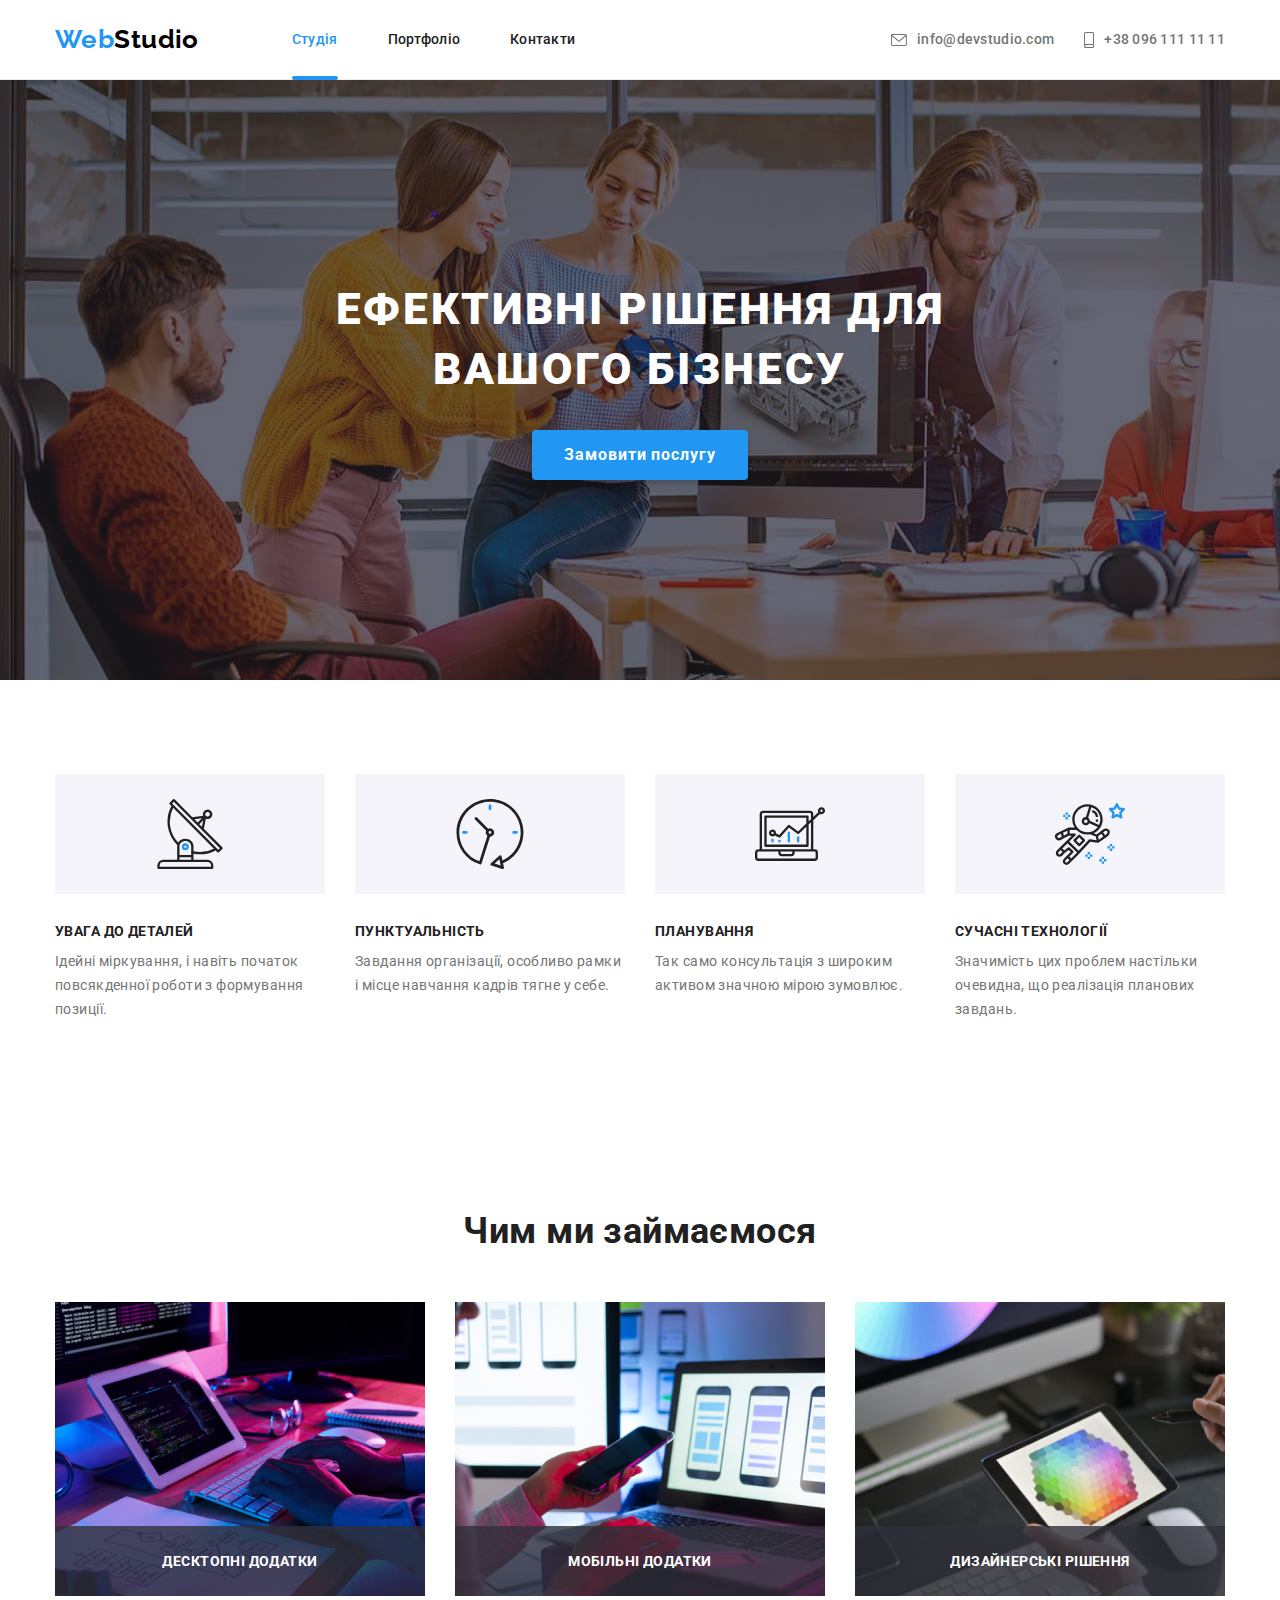
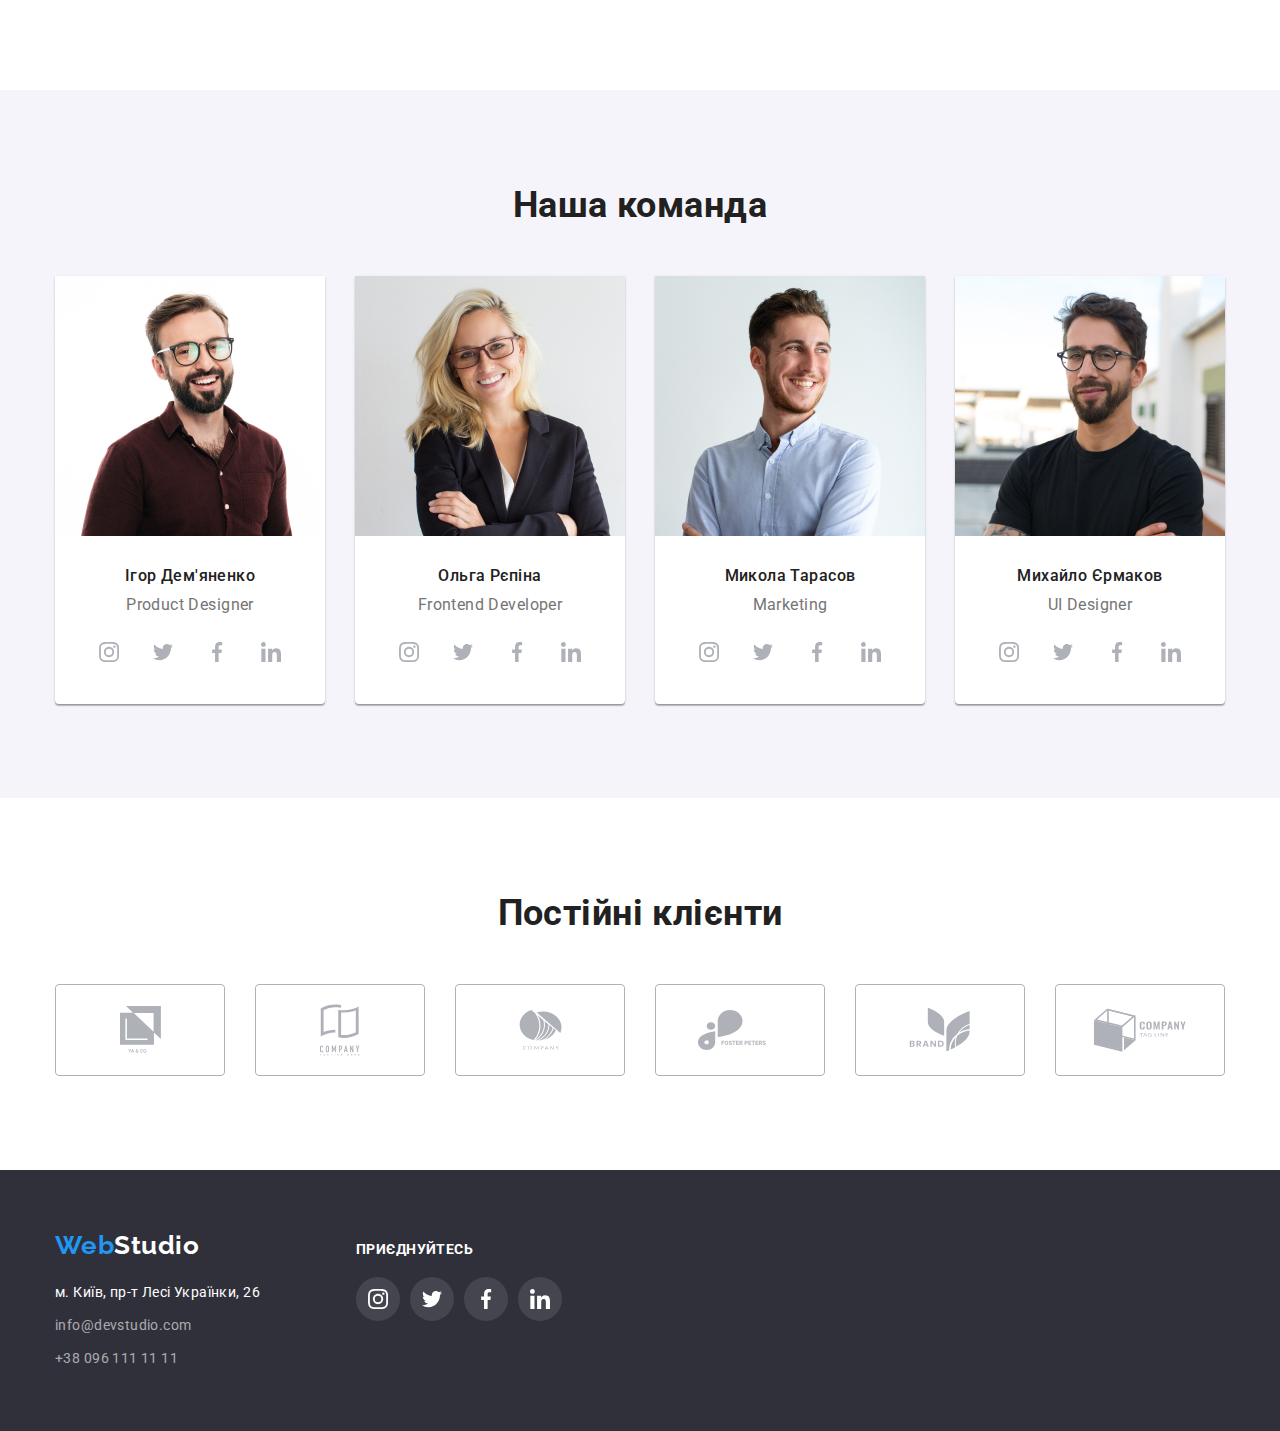
<file: index.html>
<!DOCTYPE html>
<html lang="uk">
  <head>
    <meta charset="UTF-8" />
    <meta http-equiv="X-UA-Compatible" content="IE=edge" />
    <meta name="viewport" content="width=device-width, initial-scale=1.0" />
    <title>Web Studio</title>
    <link rel="preconnect" href="https://fonts.googleapis.com" />
    <link rel="preconnect" href="https://fonts.gstatic.com" crossorigin />
    <link
      href="https://fonts.googleapis.com/css2?family=Raleway:wght@700&family=Roboto:wght@400;500;700;900&display=swap"
      rel="stylesheet"
    />
    <link
      rel="stylesheet"
      href="https://cdnjs.cloudflare.com/ajax/libs/modern-normalize/1.1.0/modern-normalize.min.css"
    />
    <link rel="stylesheet" href="./styles.css" />
  </head>
  <body class="index page">
    <header>
      <!-- Header navigation panel -->
      <div class="container main-header">
        <nav class="site-nav">
          <a class="logo header-logo" href="./index.html"
            ><span class="logo part">Web</span>Studio</a
          >
          <ul class="site-nav list">
            <li class="item">
              <a class="link current" href="./index.html">Студія</a>
            </li>
            <li class="item">
              <a class="link" href="./porfolio.html">Портфоліо</a>
            </li>
            <li class="item">
              <a class="link" href="">Контакти</a>
            </li>
          </ul>
        </nav>
        <ul class="contacts-header list">
          <li class="item">
            <a class="link icon-mail" href="mailto:info@devstudio.com"
              ><svg class="contacts-icon" width="16" height="12">
                <use href="./images/sprite.svg#icon-mail"></use>
              </svg>
              info@devstudio.com</a
            >
          </li>
          <li class="item">
            <a class="link icon-smartphone" href="tel:+380961111111"
              ><svg class="contacts-icon" width="10" height="16">
                <use href="./images/sprite.svg#icon-telephone"></use>
              </svg>
              +38 096 111 11 11</a
            >
          </li>
        </ul>
      </div>
    </header>
    <main>
      <!-- Hero section -->
      <section class="hero-section">
        <div class="container">
          <h1 class="hero-title">Ефективні рішення для вашого бізнесу</h1>
          <button class="button primary" type="button" data-modal-open>
            Замовити послугу
          </button>
        </div>
      </section>
      <!-- Features section -->
      <section class="section features-section">
        <div class="container">
          <h2 class="visually-hidden">Особливості</h2>
          <ul class="features-list">
            <li class="item">
              <div class="icon-wrapper">
                <svg class="features-icon" width="70" height="70">
                  <use href="./images/sprite.svg#icon-antenna"></use>
                </svg>
              </div>
              <h3 class="title">УВАГА ДО ДЕТАЛЕЙ</h3>
              <p class="text">
                Ідейні міркування, і навіть початок повсякденної роботи з
                формування позиції.
              </p>
            </li>
            <li class="item">
              <div class="icon-wrapper">
                <svg class="features-icon" width="70" height="70">
                  <use href="./images/sprite.svg#icon-clock"></use>
                </svg>
              </div>
              <h3 class="title">ПУНКТУАЛЬНІСТЬ</h3>
              <p class="text">
                Завдання організації, особливо рамки і місце навчання кадрів
                тягне у себе.
              </p>
            </li>
            <li class="item">
              <div class="icon-wrapper">
                <svg class="features-icon" width="70" height="70">
                  <use href="./images/sprite.svg#icon-diagram"></use>
                </svg>
              </div>
              <h3 class="title">ПЛАНУВАННЯ</h3>
              <p class="text">
                Так само консультація з широким активом значною мірою зумовлює.
              </p>
            </li>
            <li class="item">
              <div class="icon-wrapper">
                <svg class="features-icon" width="70" height="70">
                  <use href="./images/sprite.svg#icon-astronaut"></use>
                </svg>
              </div>
              <h3 class="title">СУЧАСНІ ТЕХНОЛОГІЇ</h3>
              <p class="text">
                Значимість цих проблем настільки очевидна, що реалізація
                планових завдань.
              </p>
            </li>
          </ul>
        </div>
      </section>
      <!-- bussy section -->
      <section class="services-section section">
        <div class="container">
          <h2 class="section-title">Чим ми займаємося</h2>
          <ul class="services-list">
            <li class="item">
              <img src="images/img.jpg" alt="кодування" width="370" />
         <h3 class="title">Десктопні додатки</h3>
            </li>
            <li class="item">
              <img src="images/img-2.jpg" alt="створюємо додатки"  width="370" />
              <h3 class="title">Мобільні додатки</h3>
            </li>
            <li class="item">
              <img src="images/img-3.jpg" alt="створюємо дизайн" width="370"/>
              <h3 class="title">Дизайнерські рішення</h3>
            </li>
          </ul>
        </div>
      </section>
      <!-- Team section -->
      <section class="team-section section">
        <div class="container">
          <h2 class="section-title">Наша команда</h2>
          <ul class="team-list">
      <li class="item">
  <img class="item-img" src="images/igar.jpg" alt="Ігор Дем'яненко" width="270"/>
 <div class="content-wrapper">
 <h3 class="title">Ігор Дем'яненко</h3>
  <p class="text">Product Designer</p>
   <ul class="social-list">
     <li>
     <a class="socials-link" href="http://instagram.com" aria-label="Інстаграм" target="_blank" rel="noopener noreferrer" >
     <svg class="socials-icon" width="20" height="20">
       <use href="./images/sprite.svg#icon-instagram"></use>
        </svg>
         </a>
        </li>
     <li>
     <a class="socials-link" href="http://twitter.com" aria-label="Твітер" target="_blank" rel="noopener noreferrer" >
     <svg class="socials-icon" width="20" height="20">
          <use href="./images/sprite.svg#icon-twitter"></use>
       </svg>
          </a>
     </li>
  <li>
 <a class="socials-link" href="http://fb.com" aria-label="Фейсбук" target="_blank" rel="noopener noreferrer">
      <svg class="socials-icon" width="20" height="20">
      <use href="./images/sprite.svg#icon-facebook"></use>
     </svg>
    </a>
 </li>
  <li>
      <a class="socials-link" href="http://linkedin.com" aria-label="Лінкедін" target="_blank" rel="noopener noreferrer" >
         <svg class="socials-icon" width="20" height="20">
         <use href="./images/sprite.svg#icon-linkedin"></use>
       </svg>
      </a></li>
    </ul>
    </div>
     </li>
     <li class="item">
  <img class="item-img" src="images/olha.jpg" alt="Ольга Рєпіна"  width="270" />
     <div class="content-wrapper">
     <h3 class="title">Ольга Рєпіна</h3>
        <p class="text">Frontend Developer</p>
       <ul class="social-list">
        <li>
          <a class="socials-link" href="http://instagram.com"  aria-label="Інстаграм" target="_blank" rel="noopener noreferrer" >
          <svg class="socials-icon" width="20" height="20">
         <use href="./images/sprite.svg#icon-instagram"></use>
      </svg>
      </a></li>
     <li>
     <a class="socials-link"href="http://twitter.com" aria-label="Твіттер" target="_blank" rel="noopener noreferrer">
     <svg class="socials-icon" width="20" height="20">
    <use href="./images/sprite.svg#icon-twitter"></use>
     </svg>
    </a></li><li>
     <a class="socials-link" href="http://fb.com" aria-label="Фейсбук" target="_blank" rel="noopener noreferrer">
    <svg class="socials-icon" width="20" height="20">
    <use href="./images/sprite.svg#icon-facebook"></use>
    </svg>
    </a></li>
    <li>
     <a class="socials-link" href="http://linkedin.com" aria-label="Лінкедін" target="_blank" rel="noopener noreferrer" >
     <svg class="socials-icon" width="20" height="20">
     <use href="./images/sprite.svg#icon-linkedin"></use>
     </svg>
 </a> </li>
</ul>
 </div>
 </li>
 <li class="item">
 <img class="item-img" src="images/mikola.jpg" alt="Микола Тарасов" width="270"/>
 <div class="content-wrapper">
 <h3 class="title">Микола Тарасов</h3>
 <p class="text">Marketing</p>
   <ul class="social-list">
 <li>
  <a class="socials-link" href="http://instagram.com" aria-label="Інстаграм" target="_blank" rel="noopener noreferrer" >
    <svg class="socials-icon" width="20" height="20">
   <use href="./images/sprite.svg#icon-instagram"></use> </svg>
 </a>
</li>
 <li>
     <a class="socials-link"  href="http://twitter.com" aria-label="Твіттер" target="_blank" rel="noopener noreferrer" >
     <svg class="socials-icon" width="20" height="20">
      <use href="./images/sprite.svg#icon-twitter"></use>
         </svg> </a>
         </li>
     <li>
     <a class="socials-link" href="http://fb.com" aria-label="Фейсбук" target="_blank" rel="noopener noreferrer">
    <svg class="socials-icon" width="20" height="20">
 <use href="./images/sprite.svg#icon-facebook"></use>
 </svg> </a> 
</li>
 <li>
 <a class="socials-link" href="http://linkedin.com" aria-label="Лінкедін" target="_blank" rel="noopener noreferrer" >
    <svg class="socials-icon" width="20" height="20">
      <use href="./images/sprite.svg#icon-linkedin"></use>
 </svg>
 </a>
 </li>
</ul>
 </div>
 </li>
   <li class="item">
     <img class="item-img" src="images/mihailo.jpg" alt="Михайло Єрмаков" width="270"/>
     <div class="content-wrapper">
     <h3 class="title">Михайло Єрмаков</h3>
         <p class="text">UI Designer</p>
             <ul class="social-list">
         <li> <a class="socials-link" href="http://instagram.com" aria-label="Інстаграм" target="_blank" rel="noopener noreferrer">
     <svg class="socials-icon" width="20" height="20">
    <use href="./images/sprite.svg#icon-instagram"></use>
     </svg>
   </a>
    </li>
 <li>
<a class="socials-link" href="http://twitter.com" aria-label="Твіттер"  target="_blank" rel="noopener noreferrer" >
   <svg class="socials-icon" width="20" height="20">
     <use href="./images/sprite.svg#icon-twitter"></use>
     </svg>
     </a> </li>
 <li>
   <a class="socials-link" href="http://fb.com" aria-label="Фейсбук" target="_blank" rel="noopener noreferrer" >
    <svg class="socials-icon" width="20" height="20">
     <use href="./images/sprite.svg#icon-facebook"></use>
        </svg>
          </a>
        </li>
     <li> <a class="socials-link" href="http://linkedin.com" aria-label="Лінкед ін" target="_blank" rel="noopener noreferrer" >
     <svg class="socials-icon" width="20" height="20">
       <use href="./images/sprite.svg#icon-linkedin"></use>
         </svg>
        </a>
     </li>
     </ul>
     </div>
     </li>
     </ul>
        </div>
      </section>
      <!-- Client section -->
      <section class="section clients-section">
        <div class="container">
          <h2 class="section-title">Постійні клієнти</h2>
          <ul class="clients-list">
            <li class="item">
              <a class="client-link" href="" >
                <svg class="client-icon" width="41" height="47">
      <use href="./images/sprite.svg#icon-group"></use>
        </svg>
              </a>
            </li>
     <li class="item">
         <a class="client-link" href="">
            <svg class="client-icon" width="40" height="52">
              <use href="./images/sprite.svg#icon-group-1"></use>
                </svg>
              </a>
            </li>
            <li class="item">
              <a class="client-link" href="">
                <svg class="client-icon" width="43" height="41">
                  <use href="./images/sprite.svg#icon-group-2"></use>
                </svg>
              </a>
            </li>
            <li class="item">
              <a class="client-link" href="">
                <svg class="client-icon" width="84" height="42">
                  <use href="./images/sprite.svg#icon-group-3"></use>
                </svg>
              </a>
            </li>
            <li class="item">
              <a class="client-link" href="">
                <svg class="client-icon" width="62" height="45">
                  <use href="./images/sprite.svg#icon-group-4"></use>
                </svg>
              </a>
            </li>
            <li class="item">
              <a class="client-link" href="">
                <svg class="client-icon" width="94" height="44">
                  <use href="./images/sprite.svg#icon-group-5"></use>
                </svg>
              </a>
            </li>
          </ul>
        </div>
      </section>
    </main>
    <!-- Footer -->
    <footer class="footer">
      <!-- Logo footer -->
      <div class="container">
        <div class="adress-wrapper">
          <a class="logo footer link" href="./index.html"
            ><span class="logo part">Web</span>Studio</a
          >
          <!-- Adress -->

          <address>
            <ul class="adress list">
              <li class="item">
                <a class="link"
                  href="https://maps.app.goo.gl/o6c2SwfCGyMQZyPA6?g_st=ic" target="_blank"  rel="noopener norefferer">
                 <span class="map-adress">м. Київ, пр-т Лесі Українки, 26</span></a>
              </li>
              <li class="item"><a class="link" href="mailto:info@devstudio.com">info@devstudio.com</a>
              </li>
              <li class="item">
                <a class="link" href="tel:+380961111111">+38 096 111 11 11</a>
              </li>
            </ul>
          </address>
        </div>
        <div class="social-company-wrapper">
          <h3 class="title">приєднуйтесь</h3>
          <ul class="social-list">
            <li>
              <a
                class="socials-link"
                href="http://instagram.com" aria-label="Інстаграм" target="_blank" rel="noopener noreferrer">
                <svg class="socials-icon" width="20" height="20">
                  <use href="./images/sprite.svg#icon-instagram"></use>
                </svg>
              </a>
            </li>
            <li>
              <a class="socials-link" href="http://twitter.com" aria-label="Твіттер" target="_blank"  rel="noopener noreferrer" >
                <svg class="socials-icon" width="20" height="20">
                  <use href="./images/sprite.svg#icon-twitter"></use>
                </svg>
              </a>
            </li>
            <li>
              <a
                class="socials-link"
         href="http://fb.com" aria-label="Фейсбук" target="_blank" rel="noopener noreferrer" >
                <svg class="socials-icon" width="20" height="20">
                  <use href="./images/sprite.svg#icon-facebook"></use>
                </svg>
              </a>
            </li>
            <li>
              <a class="socials-link" href="http://linkedin.com" aria-label="Лінкедін"  target="_blank"  rel="noopener noreferrer" >
                <svg class="socials-icon" width="20" height="20">
                  <use href="./images/sprite.svg#icon-linkedin"></use>
                </svg>
              </a>
            </li>
          </ul>
        </div>
      </div>
    </footer>
    <div class="backdrop is-hidden" data-modal>
      <div class="modal">
        <button class="modal-btn" aria-label="закрити вікно" data-modal-close>
          <svg class="modal-icons" width="18" height="18">
            <use href="./images/sprite.svg#close"></use>
          </svg>
        </button>
      </div>
    </div>
    <script src="./js/modal.js"></script>
  </body>
</html>
</file>
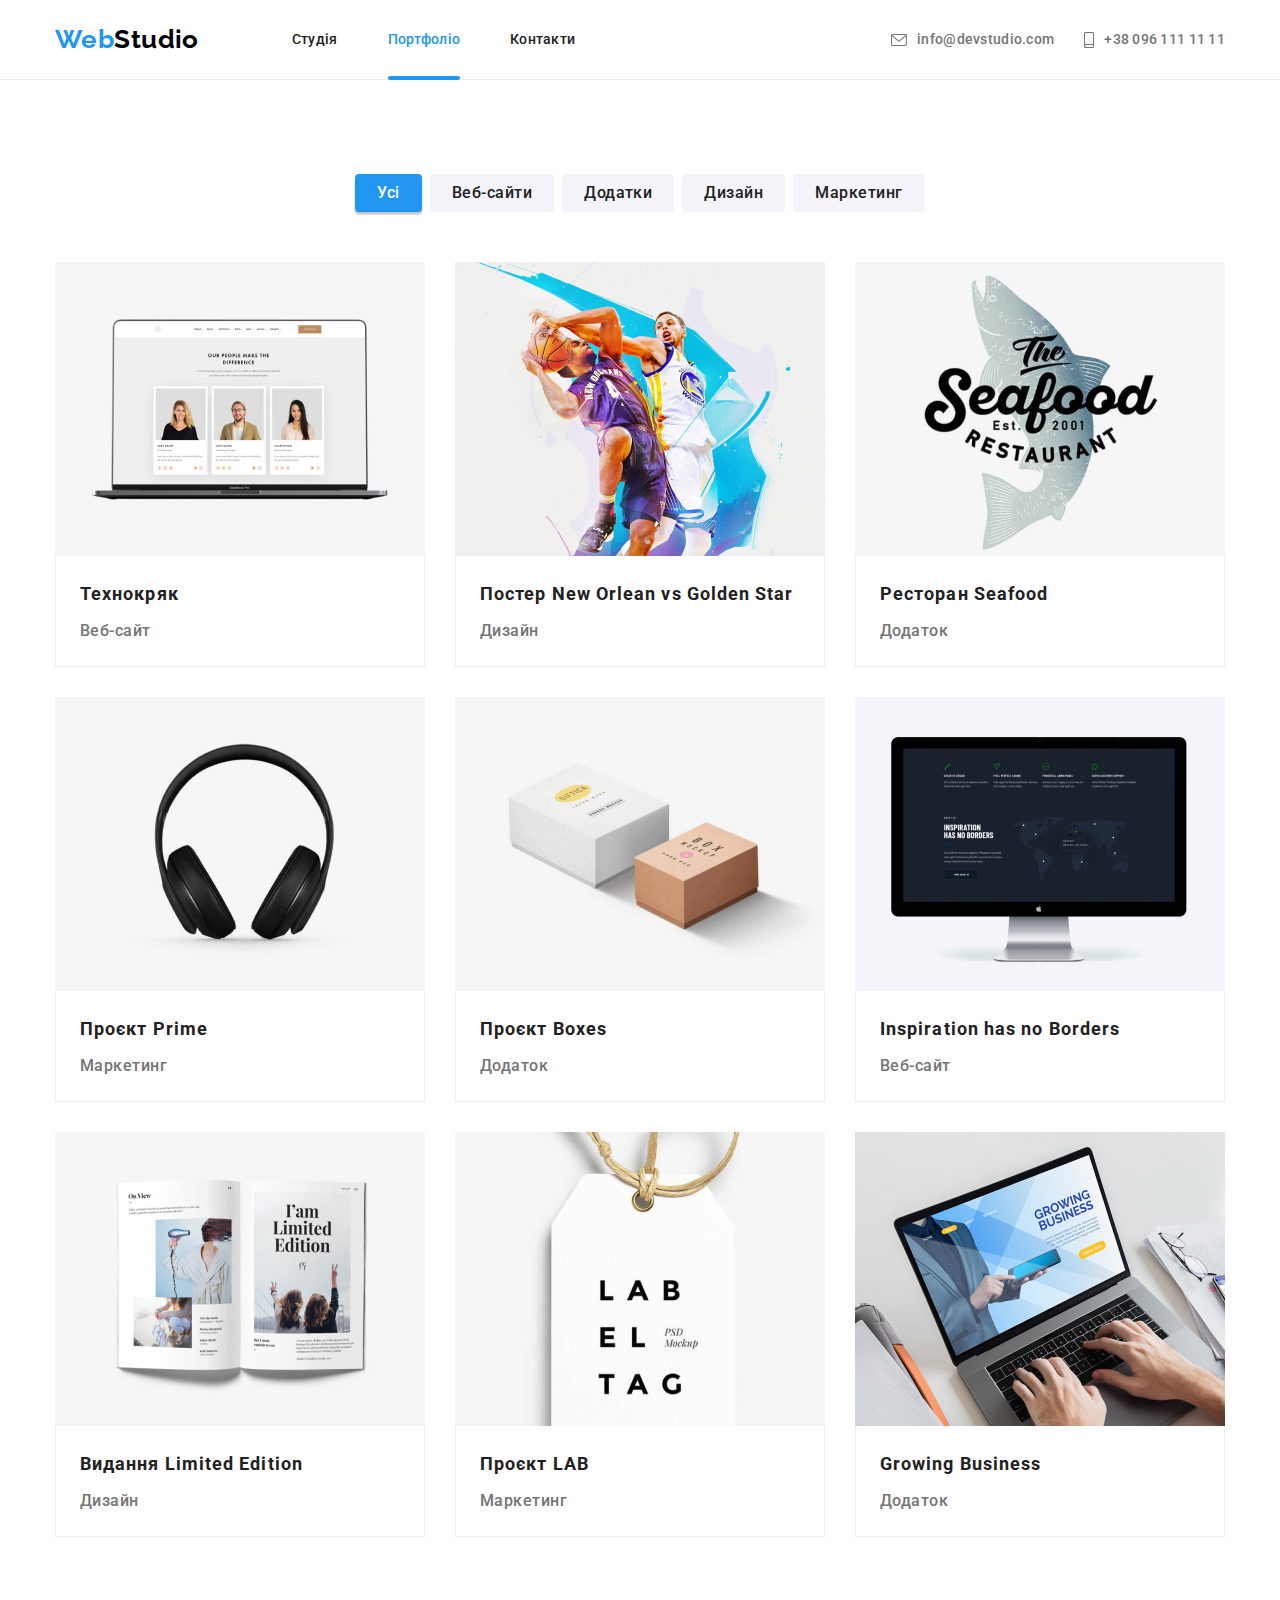
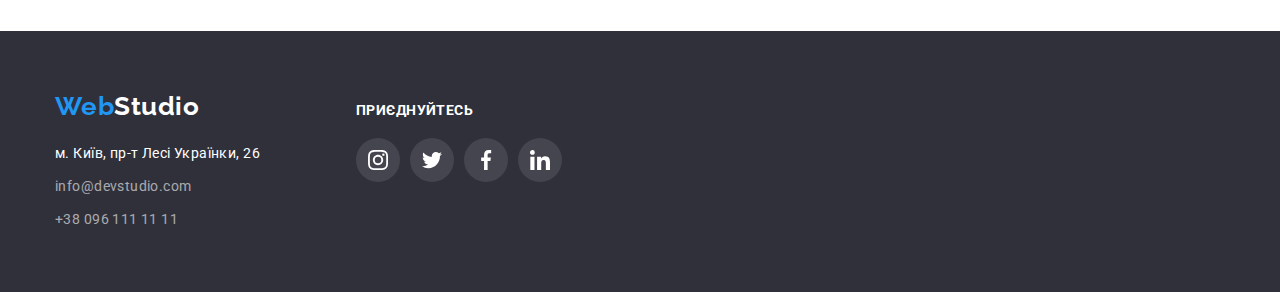
<file: porfolio.html>
<!DOCTYPE html>
<html lang="uk">
  <head>
    <meta charset="UTF-8" />
    <meta http-equiv="X-UA-Compatible" content="IE=edge" />
    <meta name="viewport" content="width=device-width, initial-scale=1.0" />
    <title>Портфоліо</title>
    <link rel="preconnect" href="https://fonts.googleapis.com" />
    <link rel="preconnect" href="https://fonts.gstatic.com" crossorigin />
    <link href="https://fonts.googleapis.com/css2?family=Raleway:wght@700&family=Roboto:wght@400;500;700;900&display=swap"rel="stylesheet" />
    <link rel="stylesheet" href="https://cdnjs.cloudflare.com/ajax/libs/modern-normalize/1.1.0/modern-normalize.min.css"/>
    <link rel="stylesheet" href="./styles.css" />
  </head>
  <body class="portfolio page">
    <header>
      <!-- Header navigation panel -->
      <div class="container main-header">
        <nav class="site-nav">
          <a class="logo header-logo" href="./index.html"
            ><span class="logo part">Web</span>Studio</a>
          <ul class="site-nav list">
            <li class="item">
              <a class="link" href="./index.html">Студія</a>
            </li>
            <li class="item">
              <a class="link current" href="./portfolio.html">Портфоліо</a>
            </li>
            <li class="item">
              <a class="link" href="./test.html">Контакти</a>
            </li>
          </ul>
        </nav>
        <ul class="contacts-header list">
          <li class="item">
            <a class="link icon-mail" href="mailto:info@devstudio.com"
              ><svg class="contacts-icon" width="16" height="12">
                <use href="./images/sprite.svg#icon-mail"></use>
              </svg>
              info@devstudio.com</a>
          </li>
          <li class="item">
            <a class="link icon-smartphone" href="tel:+380961111111">
              <svg class="contacts-icon" width="10" height="16">
                <use href="./images/sprite.svg#icon-telephone"></use>
              </svg>
              +38 096 111 11 11</a>
          </li>
        </ul>
      </div>
    </header>
    <main>
      <!-- Project section -->
      <section class="section">
        <div class="container">
          <h1 class="visually-hidden">Проєкти</h1>
          <ul class="categories-buttons list">
            <li><button type="button" class="button secondary current">
                Усі
              </button>
            </li>
            <li><button type="button" class="button secondary">Веб-сайти</button>
             </li>
            <li><button type="button" class="button secondary">Додатки</button>
            </li>
            <li><button type="button" class="button secondary">Дизайн</button>
            </li>
            <li><button type="button" class="button secondary">Маркетинг</button>
            </li>
          </ul>
        <ul class="projects list">
        <li class="item">
             <a class="link projects-link" href="http://" target="_blank" rel="noopener noreferrer" >
          <div class="product-thumb">
         <img class="item-img" src="./images/img1.jpg" alt="Проєкт Технокряк" width="370"/>
        <div class="product-box-text-hidden">
           <p class="box-text">
            Ресурс пропонує комплексні пропозиції з різним рівнем
            функціоналу та сервісів. Все це дозволить відвідувачу
            отримати вичерпні відомості про компанію чи приватну особу.
                    </p>
                  </div>
                </div>
                <div class="wrapper">
                  <h2 class="title">Технокряк</h2>
                  <p class="text">Веб-сайт</p>
                </div></a
              >
            </li>
            <li class="item">
              <a class="link projects-link" href="http://" target="_blank" rel="noopener noreferrer">
                <div class="product-thumb">
                  <img class="item-img" src="./images/img.2.jpg" alt="Постер New Orlean vs Golden Star" width="370" />
                  <div class="product-box-text-hidden">
                    <p class="box-text">
                        Ресурс пропонує комплексні пропозиції з різним рівнем
                        функціоналу та сервісів. Все це дозволить відвідувачу
                        отримати вичерпні відомості про компанію чи приватну особу. 
                    </p>
                  </div>
                </div>
                <div class="wrapper">
                  <h2 class="title">Постер New Orlean vs Golden Star</h2>
                  <p class="text">Дизайн</p>
                </div></a
              >
            </li>
            <li class="item">
              <a class="link projects-link" href="http://" target="_blank" rel="noopener noreferrer">
             <div class="product-thumb">
                  <img class="item-img" src="./images/img.3.jpg" alt="Ресторан Seafood"  width="370"/>
                  <div class="product-box-text-hidden">
                    <p class="box-text">
                        Ресурс пропонує комплексні пропозиції з різним рівнем
                        функціоналу та сервісів. Все це дозволить відвідувачу
                        отримати вичерпні відомості про компанію чи приватну особу. 
                    </p>
                  </div>
                </div>

                <div class="wrapper">
                  <h2 class="title">Ресторан Seafood</h2>
                  <p class="text">Додаток</p>
                </div></a
              >
            </li>
            <li class="item">
              <a class="link projects-link" href="http://" target="_blank" rel="noopener noreferrer">
                <div class="product-thumb">
                  <img class="item-img" src="./images/img4.jpg" alt="Проєкт Prime"  width="370" />
                  <div class="product-box-text-hidden">
                    <p class="box-text">
                      Ресурс пропонує комплексні пропозиції з різним рівнем
                      функціоналу та сервісів. Все це дозволить відвідувачу
                      отримати вичерпні відомості про компанію чи приватну
                      особу.
                    </p>
                  </div>
                </div>

                <div class="wrapper">
                  <h2 class="title">Проєкт Prime</h2>
                  <p class="text">Маркетинг</p>
                </div></a>
            </li>
            <li class="item">
              <a class="link projects-link" href="http://" target="_blank" rel="noopener noreferrer">
                <div class="product-thumb">
                  <img class="item-img" src="./images/img5.jpg" alt="Проєкт Boxes" width="370"/>
                  <div class="product-box-text-hidden">
                    <p class="box-text">
                      Ресурс пропонує комплексні пропозиції з різним рівнем
                      функціоналу та сервісів. Все це дозволить відвідувачу
                      отримати вичерпні відомості про компанію чи приватну
                      особу.
                    </p>
                  </div>
                </div>
              <div class="wrapper">
                  <h2 class="title">Проєкт Boxes</h2>
                  <p class="text">Додаток</p>
                </div></a>
            </li>
            <li class="item">
              <a class="link projects-link" href="http://" target="_blank" rel="noopener noreferrer">
                <div class="product-thumb">
                  <img class="item-img" src="./images/img6.jpg" alt="Проєкт Inspiration has no Borders" width="370"/>
                  <div class="product-box-text-hidden">
                    <p class="box-text">
                      Ресурс пропонує комплексні пропозиції з різним рівнем
                      функціоналу та сервісів. Все це дозволить відвідувачу
                      отримати вичерпні відомості про компанію чи приватну
                      особу.
                    </p>
                  </div>
                </div>
                <div class="wrapper">
                  <h2 class="title">Inspiration has no Borders</h2>
                  <p class="text">Веб-сайт</p>
                </div></a>
            </li>
            <li class="item">
              <a class="link projects-link" href="http://" target="_blank" rel="noopener noreferrer">
                <div class="product-thumb">
                  <img class="item-img" src="./images/img7.jpg" alt="Видання Limited Edition" width="370"/>
                  <div class="product-box-text-hidden">
                    <p class="box-text">
                      Ресурс пропонує комплексні пропозиції з різним рівнем
                      функціоналу та сервісів. Все це дозволить відвідувачу
                      отримати вичерпні відомості про компанію чи приватну
                      особу.
                    </p>
                  </div>
                </div>
                <div class="wrapper">
                  <h2 class="title">Видання Limited Edition</h2>
                  <p class="text">Дизайн</p>
                </div></a
              >
            </li>
            <li class="item">
              <a class="link projects-link" href="http://" target="_blank" rel="noopener noreferrer" >
                <div class="product-thumb">
                  <img class="item-img" src="./images/img8.jpg" alt="Проєкт LAB"  width="370"/>
                  <div class="product-box-text-hidden">
                    <p class="box-text">
                      Ресурс пропонує комплексні пропозиції з різним рівнем
                      функціоналу та сервісів. Все це дозволить відвідувачу
                      отримати вичерпні відомості про компанію чи приватну
                      особу.
                    </p>
                  </div>
                </div>
                <div class="wrapper">
                  <h2 class="title">Проєкт LAB</h2>
                  <p class="text">Маркетинг</p>
                </div></a>
            </li>
            <li class="item">
              <a class="link projects-link" href="http://" target="_blank" rel="noopener noreferrer">
                <div class="product-thumb">
                  <img class="item-img" src="./images/img9.jpg" alt="Проєкт Growing Business" width="370"/>
                  <div class="product-box-text-hidden">
                    <p class="box-text">
                      Ресурс пропонує комплексні пропозиції з різним рівнем
                      функціоналу та сервісів. Все це дозволить відвідувачу
                      отримати вичерпні відомості про компанію чи приватну
                      особу.
                    </p>
                  </div>
                </div>
                <div class="wrapper">
                  <h2 class="title">Growing Business</h2>
                  <p class="text">Додаток</p>
                </div></a>
            </li>
          </ul>
        </div>
      </section>
    </main>
    <!-- Footer -->
    <footer class="footer">
      <!-- Logo footer -->
      <div class="container">
        <div class="adress-wrapper">
          <a class="logo footer link" href="./index.html"
            ><span class="logo part">Web</span>Studio</a
          >
          <!-- Adress -->

          <address>
            <ul class="adress list">
              <li class="item">
                <a class="link"  href="https://maps" target="_blank"rel="noopener norefferer">
                  <span class="map-adress">м. Київ, пр-т Лесі Українки, 26</span></a>
              </li>
              <li class="item">
                <a class="link" href="mailto:info@devstudio.com">info@devstudio.com</a>
              </li>
              <li class="item">
                <a class="link" href="tel:+380961111111">+38 096 111 11 11</a>
              </li>
            </ul>
          </address>
        </div>
        <div class="social-company-wrapper">
          <h3 class="title">приєднуйтесь</h3>
          <ul class="social-list">
            <li>
              <a class="socials-link" href="http://instagram.com" target="_blank" rel="noopener noreferrer">
                <svg class="socials-icon" width="20" height="20">
                  <use href="./images/sprite.svg#icon-instagram"></use></svg>
              </a>
            </li>
            <li>
              <a
                class="socials-link" href="http://twitter.com" target="_blank" rel="noopener noreferrer">
                <svg class="socials-icon" width="20" height="20">
                  <use href="./images/sprite.svg#icon-twitter"></use></svg>
              </a>
            </li>
            <li>
              <a class="socials-link" href="http://fb.com" target="_blank" rel="noopener noreferrer">
                <svg class="socials-icon" width="20" height="20">
                  <use href="./images/sprite.svg#icon-facebook"></use></svg>
              </a>
            </li>
            <li>
              <a class="socials-link" href="http://linkedin.com" target="_blank" rel="noopener noreferrer">
                <svg class="socials-icon" width="20" height="20">
                  <use href="./images/sprite.svg#icon-linkedin"></use></svg>
              </a>
            </li>
          </ul>
        </div>
      </div>
    </footer>
    <script src="./js/modal.js"></script>
  </body>
</html>
</file>
<file: styles.css>
:root {

    --secondary-text-color: #212121;
    --main-color: #757575;
    --accent: #2196f3;
    --secondary-bg-color: #2f303a;
    --third-bg-color: #f5f4fa;
    --adress-list-color: rgba(255, 255, 255, 0.6);
    --item-border-color: #eeeeee;
    --logo-black: #000000;
    --button: #188ce8;
    --backdrop-color: rgba(0, 0, 0, 0.2);
    --projects-hover-color: rgba(33, 150, 243, 0.9);
    --icon: #afb1b8;
    --white: #ffffff;
    --transition-fast: 250ms;
    --transition-slow: 500ms;
    --transition-function: cubic-bezier(0.4, 0, 0.2, 1);
  }

  .page {
    margin: 0;
    background-color: var(--white);
    color: var(--secondary-text-color);
    font-family: 'Roboto', sans-serif;
    font-size: 14px;
    line-height: 1.71;
    letter-spacing: 0.03em;
  }
  
  ul {
    list-style: none;
    margin: 0;
    padding: 0;
  }
  img {
    display: block;
    max-width: 100%;
    height: auto;
  }
  button {
    font: inherit;
    border: none;
    padding: 0;
    cursor: pointer;
  }
  h1,
  h2,
  h3 {
    margin: 0;
  }
  p {
    margin: 0;
  }
  .adress {
    font-style: normal;
  }
  .container {
    max-width: 1200px;
    padding: 0 15px;
    margin: 0 auto;
  }
  .link {
    text-decoration: none;
    color: inherit;
    font-weight: 500;
    font-size: 14px;
    line-height: 1.14;
    letter-spacing: 0.02em;
  }
  /* Visually hidden */
  .visually-hidden {
    position: absolute;
    white-space: nowrap;
    width: 1px;
    height: 1px;
    overflow: hidden;
    border: 0;
    padding: 0;
    clip: rect(0 0 0 0);
    clip-path: inset(50%);
    margin: -1px;
  }
  .title {
    margin-bottom: 10px;
  }
  .section-title {
    margin-bottom: 50px;
  }
  /* Header */
  /* Logo header footer */
  header {
    border-bottom: 1px solid #ececec;
  }
  .main-header {
    display: flex;
  }
  
  .logo {
    font-family: 'Raleway', sans-serif;
    font-weight: 700;
    font-size: 26px;
    line-height: 1.19;
  }
  .header-logo {
    display: inline-block;
    padding-top: 24px;
    padding-bottom: 24px;
    margin-right: 93px;
  
    color: var(--logo-black);
    text-decoration: none;
  }
  
  .logo.part {
    color: var(--accent);
    font-family: 'Raleway', sans-serif;
    font-style: normal;
    font-weight: 700;
    font-size: 26px;
    line-height: 1.19;
    letter-spacing: 0.03em;
  }
  
  /* Site nav */
  /* Contacts header */
  .site-nav {
    display: flex;
  }
  .contacts-header {
    display: flex;
    margin-left: auto;
    align-items: center;
  }
  
  .contacts-icon {
    fill: currentColor;
  }
  .site-nav .item:not(:last-child) {
    margin-right: 50px;
  }
  .contacts-header .item:not(:last-child) {
    margin-right: 30px;
  }
  
  .site-nav.list .link,
  .contacts-header .link {
    display: flex;
    display: flex;
    align-items: center;
    gap: 10px;
    padding-top: 32px;
    padding-bottom: 31px;
  
    color: var(--secondary-text-color);
    font-weight: 500;
    font-size: 14px;
    line-height: 1.14;
    letter-spacing: 0.02em;
  
    transition: color var(--transition-fast) var(--transition-function);
  }
  
  .contacts-header .link {
    color: var(--main-color);
  }
  .site-nav .link:hover,
  .site-nav .link:focus,
  .site-nav .link.current,
  .contacts-header .link:hover,
  .contacts-header .link:focus,
  .contacts-header .link:hover .contacts-icon,
  .contacts-header .link:focus .contacts-icon,
  .adress .link:hover,
  .adress .link:focus {
    color: var(--accent);
  }
  .site-nav.list .link {
    position: relative;
  }
  .site-nav .link.current::after {
    position: absolute;
    left: 0px;
    bottom: -1px;
    right: auto;
    content: '';
    width: 100%;
    height: 4px;
    background-color: var(--accent);
    border-radius: 2px;
  }
  
  /* Hero section */
  .hero-section {
    max-width: 1600px;
    padding-top: 200px;
    padding-bottom: 200px;
    margin: 0 auto;
    background-color: var(--secondary-bg-color);
    background-image:linear-gradient(rgba(47, 48, 58, 0.4),
    rgba(47, 48, 58, 0.4)),url(../images/hero.jpg);
    background-repeat: no-repeat;
    background-size: cover;
    text-align: center;
  }
  
  .hero-title {
    width: 696px;
    margin: 0 auto;
    margin-bottom: 30px;
    color: var(--white);
    font-weight: 900;
    font-size: 44px;
    line-height: 1.36;
    letter-spacing: 0.06em;
    text-transform: uppercase;
    text-align: center;
  }
  
  /* services section */
  .services-list .title {
    display: block;
    position: absolute;
    width: 100%;
    bottom: 0;
    background-color: rgba(47, 48, 58, 0.8);
    padding-top: 27px;
    padding-bottom: 27px;
    margin-bottom: 0;
    font-size: 14px;
    line-height: calc(16 / 14);
    text-align: center;
    letter-spacing: 0.03em;
    text-transform: uppercase;
  
    color: var(--white);
  }
  .services-section {
    padding-top: 0;
  }
  .services-list {
    display: flex;
    gap: 30px;
  }
  .services-list .item {
    position: relative;
    width: 370px;
  }
  /* Sections */
  .section {
    color: var(--main-color);
    padding-top: 94px;
    padding-bottom: 94px;
  }
  .section-title {
    color: var(--secondary-text-color);
    font-weight: 700;
    font-size: 36px;
    line-height: 1.17;
    text-align: center;
  }
  
  /* Features section */
  .features-list .item {
    width: 270px;
    display: flex;
    flex-direction: column;
  }
  .icon-wrapper {
    display: flex;
    justify-content: center;
    align-items: center;
  
    width: 270px;
    height: 120px;
    margin-bottom: 30px;
  
    background-color: var(--third-bg-color);
  }
  .features-list {
    display: flex;
    gap: 30px;
  }
  
  .features-list .title {
    color: var(--secondary-text-color);
    font-weight: 700;
    font-size: 14px;
    line-height: 1.14;
  }
  
  /* Team section */
  .team-list {
    display: flex;
    gap: 30px;
  }
  .team-list .content-wrapper {
    padding: 30px 32px;
  }
  .team-list .item {
    width: 270px;
    background-color: var(--white);
    box-shadow: 0px 1px 3px rgba(0, 0, 0, 0.12), 0px 1px 1px rgba(0, 0, 0, 0.14),
      0px 2px 1px rgba(0, 0, 0, 0.2);
    border-radius: 0px 0px 4px 4px;
    text-align: center;
  }
  
  .team-list .title {
    color: var(--secondary-text-color);
    font-weight: 500;
    font-size: 16px;
    line-height: 1.19;
  }
  .team-list .text {
    font-weight: 400;
    font-size: 16px;
    line-height: 1.19;
    margin-bottom: 16px;
  }
  .social-list {
    display: flex;
    gap: 10px;
    align-content: center;
    justify-content: center;
  }
  .socials-icon {
    fill: var(--icon);
    transition: fill var(--transition-fast) var(--transition-function);
  }
  .socials-link {
    display: flex;
    justify-content: center;
    align-items: center;
  
    width: 44px;
    height: 44px;
  
    border-radius: 50%;
  
    transition: background-color var(--transition-fast) var(--transition-function);
  }
  .socials-link:hover .socials-icon,
  .socials-link:focus .socials-icon {
    fill: var(--white);
  }
  .socials-link:hover,
  .socials-link:focus {
    background-color: var(--accent);
  }
  .team-section {
    background-color: var(--third-bg-color);
  }
  /* Clients section */
  .clients-list {
    display: flex;
    gap: 30px;
    justify-content: center;
  }
  .client-link {
    display: flex;
    justify-content: center;
    align-items: center;
    border: 1px solid var(--icon);
    border-radius: 4px;
    width: 170px;
    height: 92px;
  
    outline: transparent;
  
    transition: border-color var(--transition-fast) var(--transition-function);
  }
  .client-link:hover,
  .client-link:focus {
    border-color: var(--accent);
  }
  .client-icon {
    fill: var(--icon);
    transition: fill var(--transition-fast) var(--transition-function);
  }
  .client-link:hover .client-icon,
  .client-link:focus .client-icon {
    fill: var(--accent);
  }
  
  /* Footer */
  .page > .footer {
    background-color: var(--secondary-bg-color);
    padding-top: 60px;
    padding-bottom: 60px;
  }
  .footer > .container {
    display: flex;
    align-items: baseline;
  }
  .logo.footer {
    color: var(--white);
  }
  .logo.footer {
    display: inline-block;
    margin-bottom: 20px;
  }
  .adress-wrapper {
    display: block;
    width: 231px;
    margin-right: 70px;
  }
  .adress .link {
    color: var(--adress-list-color);
    font-size: 14px;
    font-weight: 400;
    line-height: 1.71;
    letter-spacing: 0.03em;
  
    transition: color var(--transition-fast) var(--transition-function);
  }
  
  .adress .item:not(:last-child) {
    margin-bottom: 9px;
  }
  .adress .map-adress {
    color: var(--white);
  }
  /* Social company wrapper */
  .social-company-wrapper {
    display: flex;
    flex-direction: column;
  }
  .social-company-wrapper > .title {
    margin-bottom: 20px;
    font-weight: 700;
    font-size: 14px;
    line-height: calc(16 / 14);
    letter-spacing: 0.03em;
    text-transform: uppercase;
  
    color: var(--white);
  }
  .social-company-wrapper .socials-link {
    background-color: rgba(255, 255, 255, 0.1);
  }
  .social-company-wrapper .socials-icon {
    fill: var(--white);
  }
  .social-company-wrapper .socials-link:hover,
  .social-company-wrapper .socials-link:focus {
    background-color: var(--accent);
  }
  /* portfolio */
  .categories-buttons {
    display: flex;
    gap: 8px;
    justify-content: center;
    margin-bottom: 50px;
  }
  .product-thumb {
    display: flex;
    overflow: hidden;
    position: relative;
  }
  .product-box-text-hidden {
    display: flex;
    align-items: center;
    position: absolute;
    padding: 0 24px;
    width: 100%;
    height: 100%;
    background-color: var(--projects-hover-color);
    font-weight: 400;
    font-size: 18px;
    line-height: calc(28 / 18);
    letter-spacing: 0.03em;
    color: var(--white);
  
    transform: translateY(100%);
    transition: transform var(--transition-fast) var(--transition-function);
  }
  .projects-link:hover .product-box-text-hidden,
  .projects-link:focus .product-box-text-hidden {
    opacity: 1;
    transform: translateY(0);
  }
  
  .projects.list {
    display: flex;
    flex-wrap: wrap;
    gap: 30px;
  }
  .projects .title {
    margin-bottom: 4px;
    color: var(--secondary-text-color);
    font-weight: 700;
    font-size: 18px;
    line-height: 2;
    letter-spacing: 0.06em;
  }
  .projects .text {
    font-size: 16px;
    line-height: 1.88;
    letter-spacing: 0.03em;
  }
  .projects .item {
    width: 370px;
  
    background: var(--hero-title-color);
  }
  .projects .link {
    display: inline-block;
    transition: box-shadow var(--transition-fast) var(--transition-function);
  }
  .projects .link:hover,
  .projects .link:focus {
    box-shadow: 0px 1px 1px rgba(0, 0, 0, 0.12), 0px 4px 4px rgba(0, 0, 0, 0.06),
      1px 4px 6px rgba(0, 0, 0, 0.16);
    border-radius: 4px;
    outline: transparent;
  }
  
  .projects .wrapper {
    padding: 20px 24px;
    border-left: 1px solid var(--item-border-color);
    border-right: 1px solid var(--item-border-color);
    border-bottom: 1px solid var(--item-border-color);
  }
  /* Buttons */
  
  .button {
    font-family: 'Roboto', sans-serif;
    font-weight: 500;
    font-size: 16px;
    line-height: 1.62;
    letter-spacing: 0.03em;
    transition: color var(--transition-fast) var(--transition-function),
      background-color var(--transition-fast) var(--transition-function),
      box-shadow var(--transition-fast) var(--transition-function);
    border-color: transparent;
    border-radius: 4px;
  }
  
  .button.primary {
    display: inline-block;
    padding: 10px 32px;
    box-shadow: 0px 4px 4px rgba(0, 0, 0, 0.15);
    border-radius: 4px;
    color: var(--white);
    background-color: var(--accent);
    font-weight: 700;
    font-size: 16px;
    line-height: 1.88;
    letter-spacing: 0.06em;
  }
  
  .button.secondary {
    padding: 6px 22px;
    color: var(--secondary-text-color);
    background-color: var(--third-bg-color);
  }
  .button:hover,
  .button:focus,
  .button.current {
    color: var(--white);
    background-color: var(--accent);
    cursor: pointer;
    box-shadow: 0px 3px 1px rgba(0, 0, 0, 0.1), 0px 1px 2px rgba(0, 0, 0, 0.08),
      0px 2px 2px rgba(0, 0, 0, 0.12);
  }
  .button:active {
    background-color: var(--button);
    box-shadow: 0px 3px 1px rgba(0, 0, 0, 0.1), 0px 1px 2px rgba(0, 0, 0, 0.08),
      0px 2px 2px rgba(0, 0, 0, 0.12);
  }
  .button.primary:hover,
  .button.primary:focus {
    background-color: var(--button);
    box-shadow: 0px 3px 1px rgba(0, 0, 0, 0.1), 0px 1px 2px rgba(0, 0, 0, 0.08),
      0px 2px 2px rgba(0, 0, 0, 0.12);
  }
  /* Modal window */
  .modal {
    display: flex;
    position: absolute;
    width: 528px;
    min-height: 580px;
    top: 50%;
    left: 50%;
    transform: translateX(-50%) translateY(-50%);
    box-shadow: 0px 1px 3px rgba(0, 0, 0, 0.12), 0px 1px 1px rgba(0, 0, 0, 0.14),
      0px 2px 1px rgba(0, 0, 0, 0.2);
    border-radius: 4px;
    background-color: var(--white);
    transition: opacity 500ms ease var(--transition-slow),
      transform 1000ms ease var(--transition-slow);
  }
  /* Modal buttons */
  .backdrop {
    position: fixed;
    top: 0;
    left: 0;
    width: 100vw;
    height: 100vh;
    overflow-y: hidden;
    background-color: var(--backdrop-color);
  
    transition: opacity var(--transition-slow), visibility var(--transition-slow);
  }
  .backdrop.is-hidden {
    opacity: 0;
    visibility: hidden;
    pointer-events: none;
  }
  .modal-btn {
    display: flex;
    justify-content:center;
    align-items: center;
    position: absolute;
    top: 8px;
    right: 8px;
    width: 30px;
    height: 30px;
    background-color: transparent;
    border: 1px solid rgba(0, 0, 0, 0.1);
    border-radius: 50%;
  }
  .backdrop.is-hidden .modal {
    opacity: 0;
    transform: translateX(-50%) translateY(-70%);
  }
</file>
